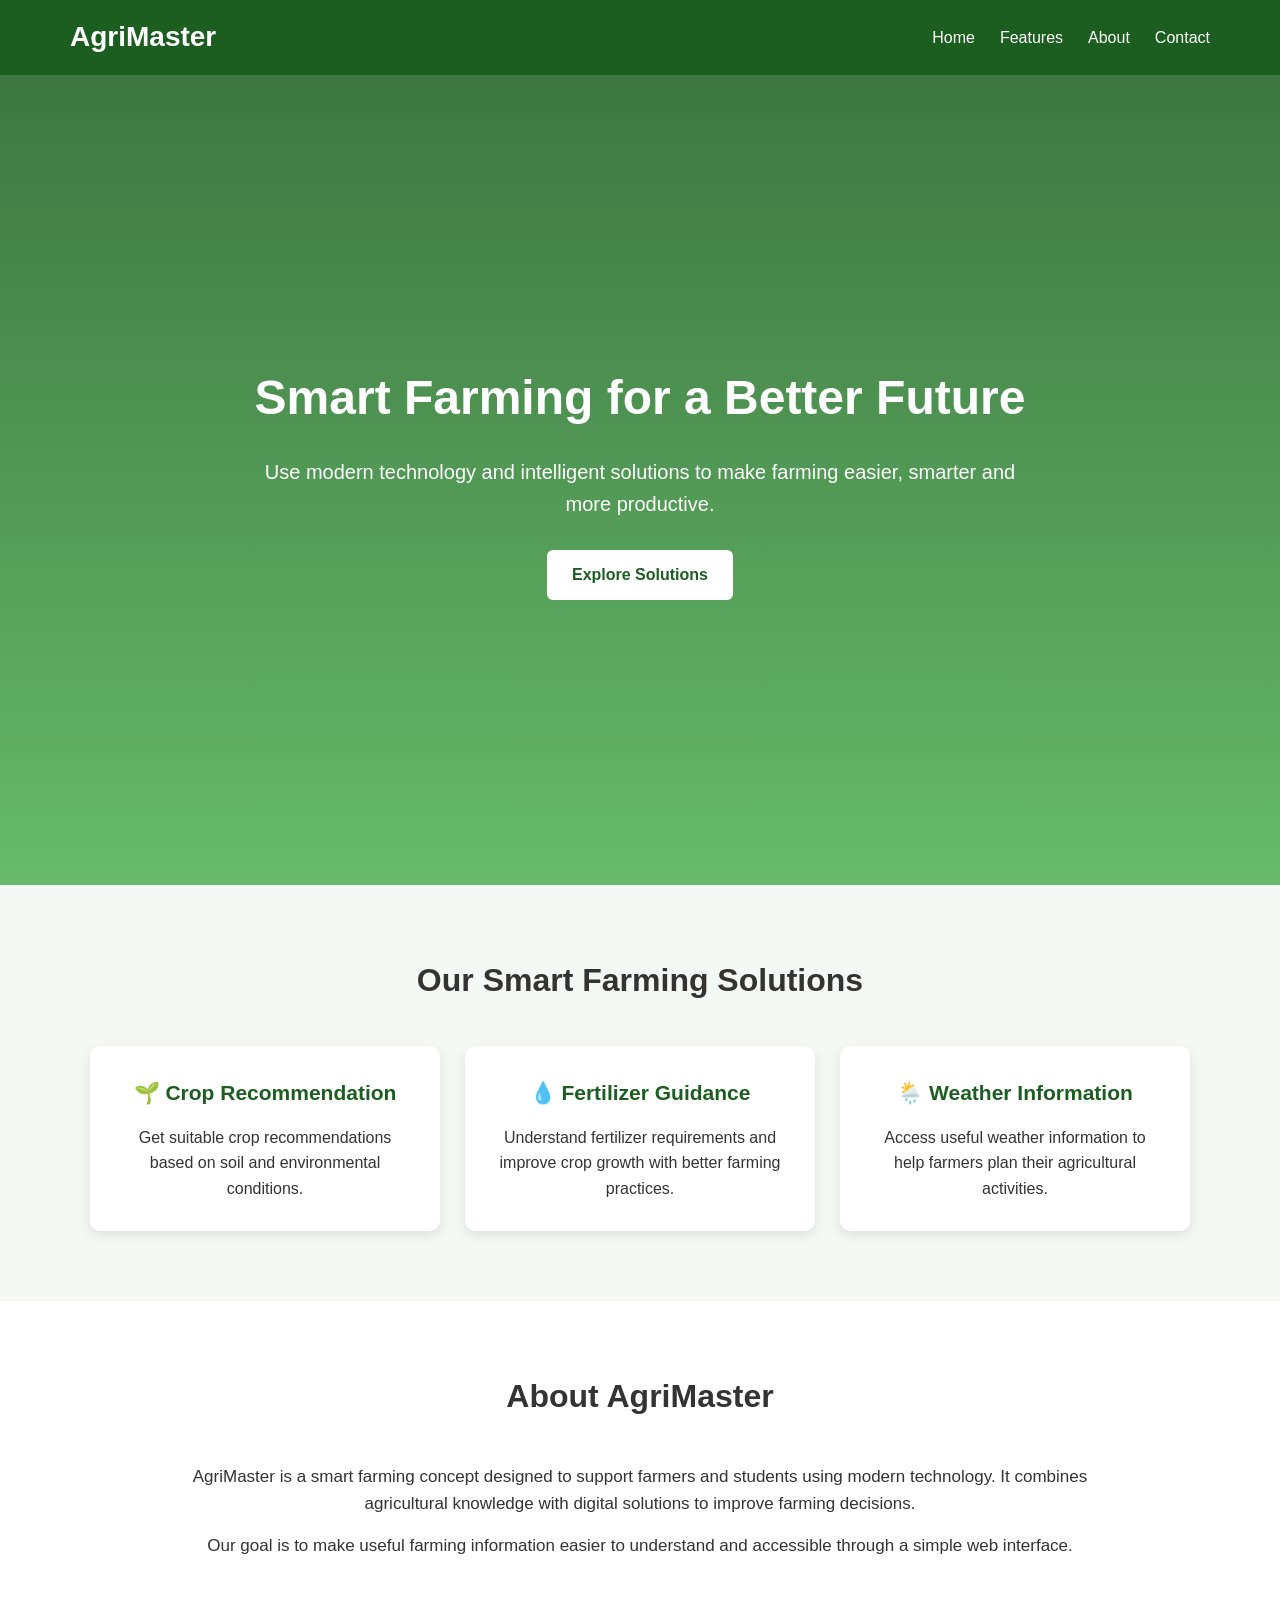
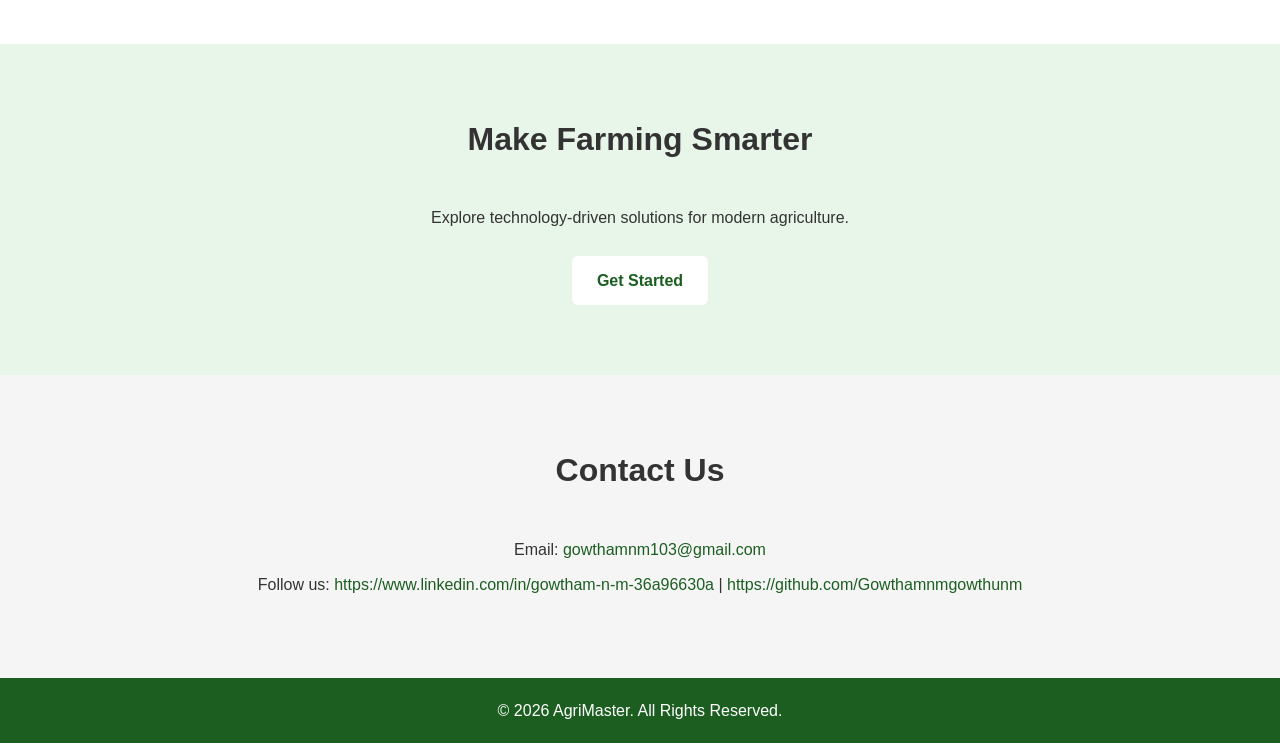
<file: WebDev-L1-LandingPage/index.html>
<!DOCTYPE html>
<html lang="en">
<head>
    <meta charset="UTF-8">
    <meta name="viewport" content="width=device-width, initial-scale=1.0">
    <title>AgriMaster - Smart Farming Solutions</title>
    <link rel="stylesheet" href="style.css">
</head>

<body>

    <!-- Navigation -->
    <header>
        <nav class="navbar">
            <div class="logo">AgriMaster</div>

            <ul class="nav-links">
                <li><a href="#home">Home</a></li>
                <li><a href="#features">Features</a></li>
                <li><a href="#about">About</a></li>
                <li><a href="#contact">Contact</a></li>
            </ul>
        </nav>
    </header>

    <!-- Hero Section -->
    <section id="home" class="hero">
        <div class="hero-content">
            <h1>Smart Farming for a Better Future</h1>

            <p>
                Use modern technology and intelligent solutions
                to make farming easier, smarter and more productive.
            </p>

            <a href="#features" class="btn">Explore Solutions</a>
        </div>
    </section>

    <!-- Features Section -->
    <section id="features" class="features">
        <h2>Our Smart Farming Solutions</h2>

        <div class="feature-container">

            <div class="feature-card">
                <h3>🌱 Crop Recommendation</h3>
                <p>
                    Get suitable crop recommendations based on
                    soil and environmental conditions.
                </p>
            </div>

            <div class="feature-card">
                <h3>💧 Fertilizer Guidance</h3>
                <p>
                    Understand fertilizer requirements and improve
                    crop growth with better farming practices.
                </p>
            </div>

            <div class="feature-card">
                <h3>🌦️ Weather Information</h3>
                <p>
                    Access useful weather information to help
                    farmers plan their agricultural activities.
                </p>
            </div>

        </div>
    </section>

    <!-- About Section -->
    <section id="about" class="about">
        <div class="about-content">
            <h2>About AgriMaster</h2>

            <p>
                AgriMaster is a smart farming concept designed to
                support farmers and students using modern technology.
                It combines agricultural knowledge with digital
                solutions to improve farming decisions.
            </p>

            <p>
                Our goal is to make useful farming information
                easier to understand and accessible through a
                simple web interface.
            </p>
        </div>
    </section>

    <!-- Call To Action -->
    <section class="cta">
        <h2>Make Farming Smarter</h2>
        <p>Explore technology-driven solutions for modern agriculture.</p>
        <a href="#contact" class="btn">Get Started</a>
    </section>

    <!-- Contact Section -->
    <section id="contact" class="contact">
        <h2>Contact Us</h2>

        <p>
            Email:
            <a href="mailto:example@email.com">
                gowthamnm103@gmail.com
            </a>
        </p>

        <p>
            Follow us:
            <a href="#">https://www.linkedin.com/in/gowtham-n-m-36a96630a </a> |
            <a href="#">https://github.com/Gowthamnmgowthunm</a>
        </p>
    </section>

    <!-- Footer -->
    <footer>
        <p>© 2026 AgriMaster. All Rights Reserved.</p>
    </footer>

</body>
</html>
</file>
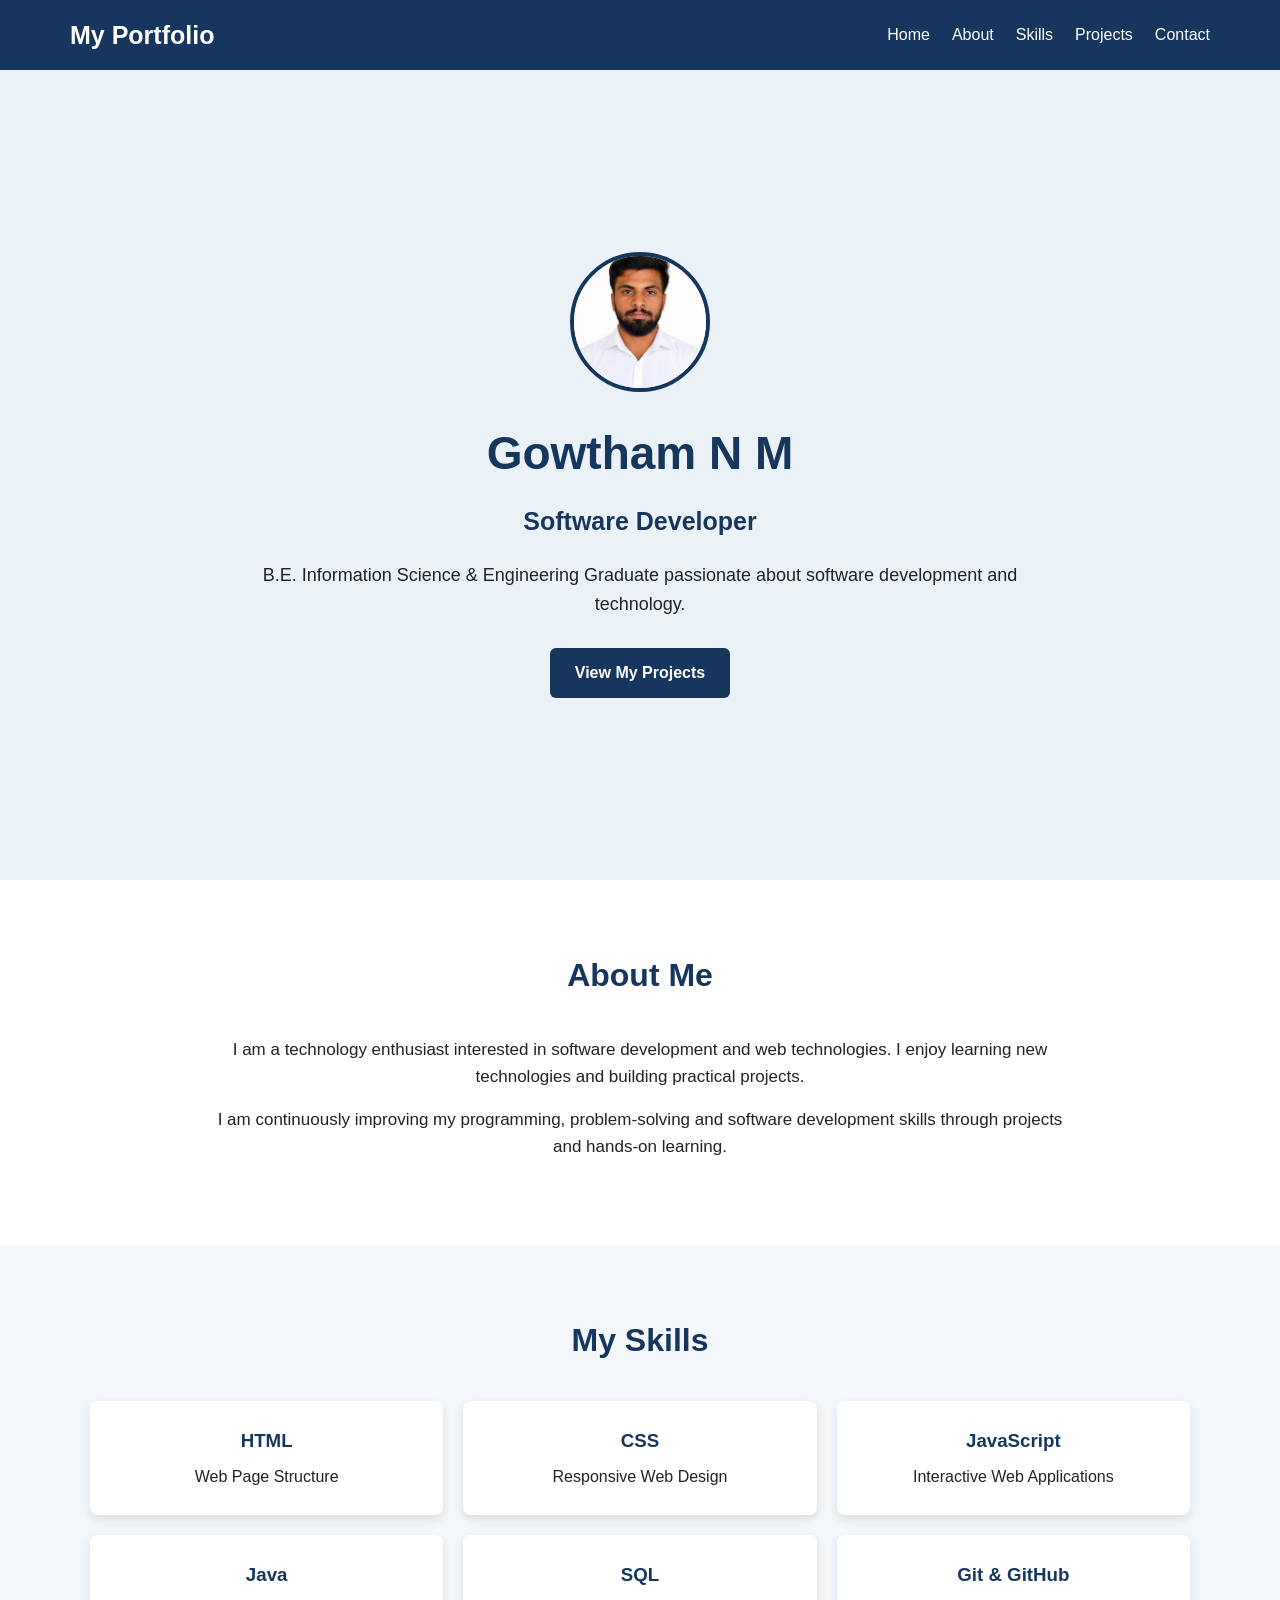
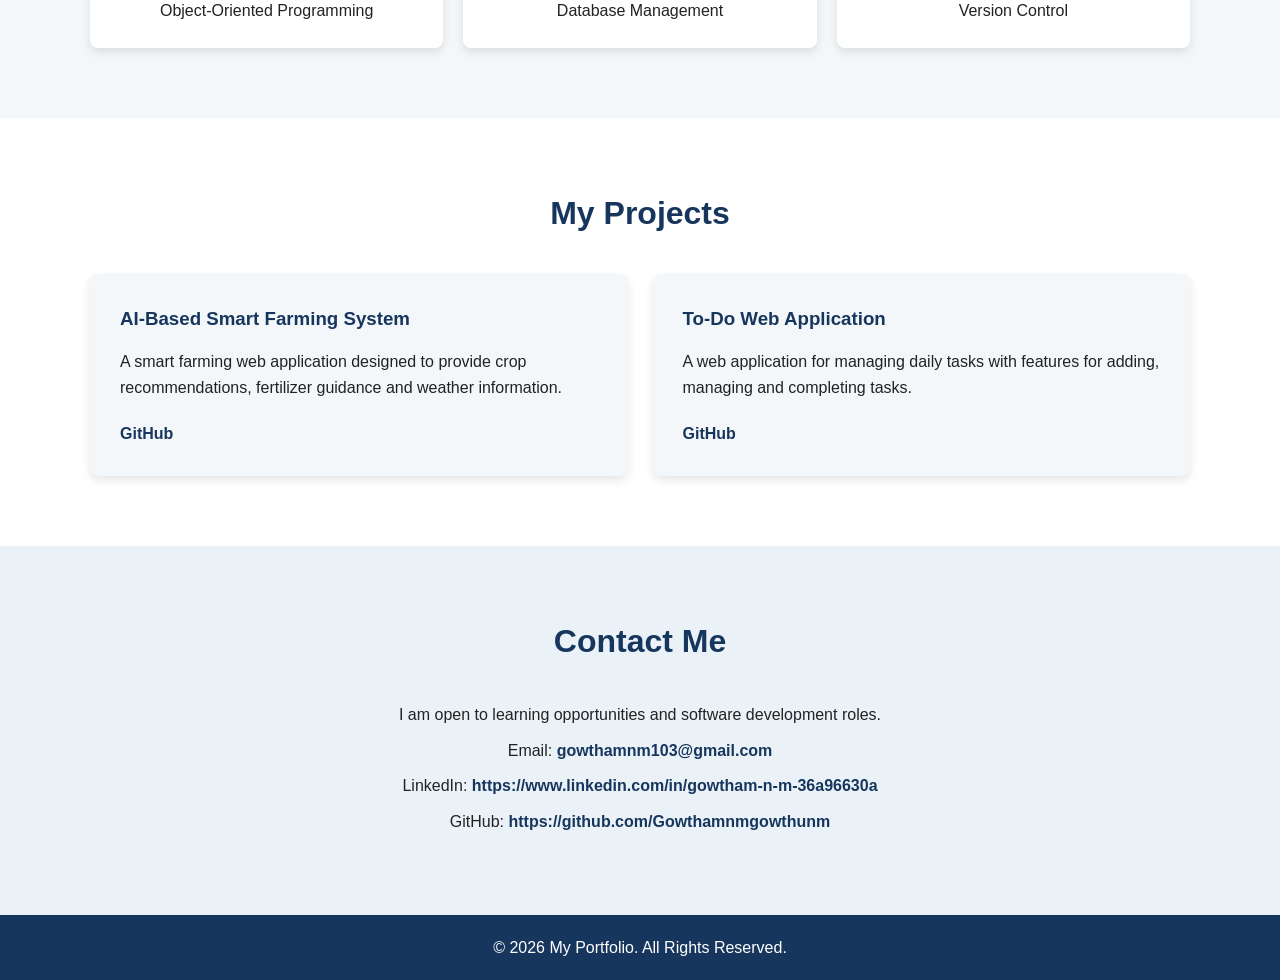
<file: WebDev-L1-PersonalPortfolio/index.html>
<!DOCTYPE html>
<html lang="en">
<head>
    <meta charset="UTF-8">
    <meta name="viewport" content="width=device-width, initial-scale=1.0">
    <title>My Portfolio</title>
    <link rel="stylesheet" href="style.css">
</head>

<body>

    <!-- Navigation -->
    <header>
        <nav class="navbar">
            <div class="logo">My Portfolio</div>

            <ul class="nav-links">
                <li><a href="#home">Home</a></li>
                <li><a href="#about">About</a></li>
                <li><a href="#skills">Skills</a></li>
                <li><a href="#projects">Projects</a></li>
                <li><a href="#contact">Contact</a></li>
            </ul>
        </nav>
    </header>

    <!-- Hero Section -->
    <section id="home" class="hero">
        <div class="hero-content">

            <div class="profile-photo">
    <img src="profile.png.jpeg" >
</div>
            <h1>Gowtham N M</h1>

            <h2>Software Developer</h2>

            <p>
                B.E. Information Science & Engineering Graduate
                passionate about software development and technology.
            </p>

            <a href="#projects" class="btn">View My Projects</a>

        </div>
    </section>

    <!-- About Section -->
    <section id="about" class="about">
        <div class="container">

            <h2>About Me</h2>

            <p>
                I am a technology enthusiast interested in software
                development and web technologies. I enjoy learning
                new technologies and building practical projects.
            </p>

            <p>
                I am continuously improving my programming, problem-solving
                and software development skills through projects and
                hands-on learning.
            </p>

        </div>
    </section>

    <!-- Skills Section -->
    <section id="skills" class="skills">

        <div class="container">

            <h2>My Skills</h2>

            <div class="skills-grid">

                <div class="skill-card">
                    <h3>HTML</h3>
                    <p>Web Page Structure</p>
                </div>

                <div class="skill-card">
                    <h3>CSS</h3>
                    <p>Responsive Web Design</p>
                </div>

                <div class="skill-card">
                    <h3>JavaScript</h3>
                    <p>Interactive Web Applications</p>
                </div>

                <div class="skill-card">
                    <h3>Java</h3>
                    <p>Object-Oriented Programming</p>
                </div>

                <div class="skill-card">
                    <h3>SQL</h3>
                    <p>Database Management</p>
                </div>

                <div class="skill-card">
                    <h3>Git & GitHub</h3>
                    <p>Version Control</p>
                </div>

            </div>

        </div>

    </section>

    <!-- Projects Section -->
    <section id="projects" class="projects">

        <div class="container">

            <h2>My Projects</h2>

            <div class="project-grid">

                <div class="project-card">
                    <h3>AI-Based Smart Farming System</h3>

                    <p>
                        A smart farming web application designed to provide
                        crop recommendations, fertilizer guidance and
                        weather information.
                    </p>

                    <a href="#" class="project-link">
                        GitHub
                    </a>
                </div>

                <div class="project-card">
                    <h3>To-Do Web Application</h3>

                    <p>
                        A web application for managing daily tasks with
                        features for adding, managing and completing tasks.
                    </p>

                    <a href="#" class="project-link">
                        GitHub
                    </a>
                </div>

            </div>

        </div>

    </section>

    <!-- Contact Section -->
    <section id="contact" class="contact">

        <div class="container">

            <h2>Contact Me</h2>

            <p>
                I am open to learning opportunities and software
                development roles.
            </p>

            <p>
                Email:
                <a href="mailto:your-email@example.com">
                    gowthamnm103@gmail.com
                </a>
            </p>

            <p>
                LinkedIn:
                <a href="#" target="_blank">
                    https://www.linkedin.com/in/gowtham-n-m-36a96630a 
                </a>
            </p>

            <p>
                GitHub:
                <a href="#" target="_blank">
                    https://github.com/Gowthamnmgowthunm
                </a>
            </p>

        </div>

    </section>

    <!-- Footer -->
    <footer>
        <p>© 2026 My Portfolio. All Rights Reserved.</p>
    </footer>

</body>
</html>
</file>
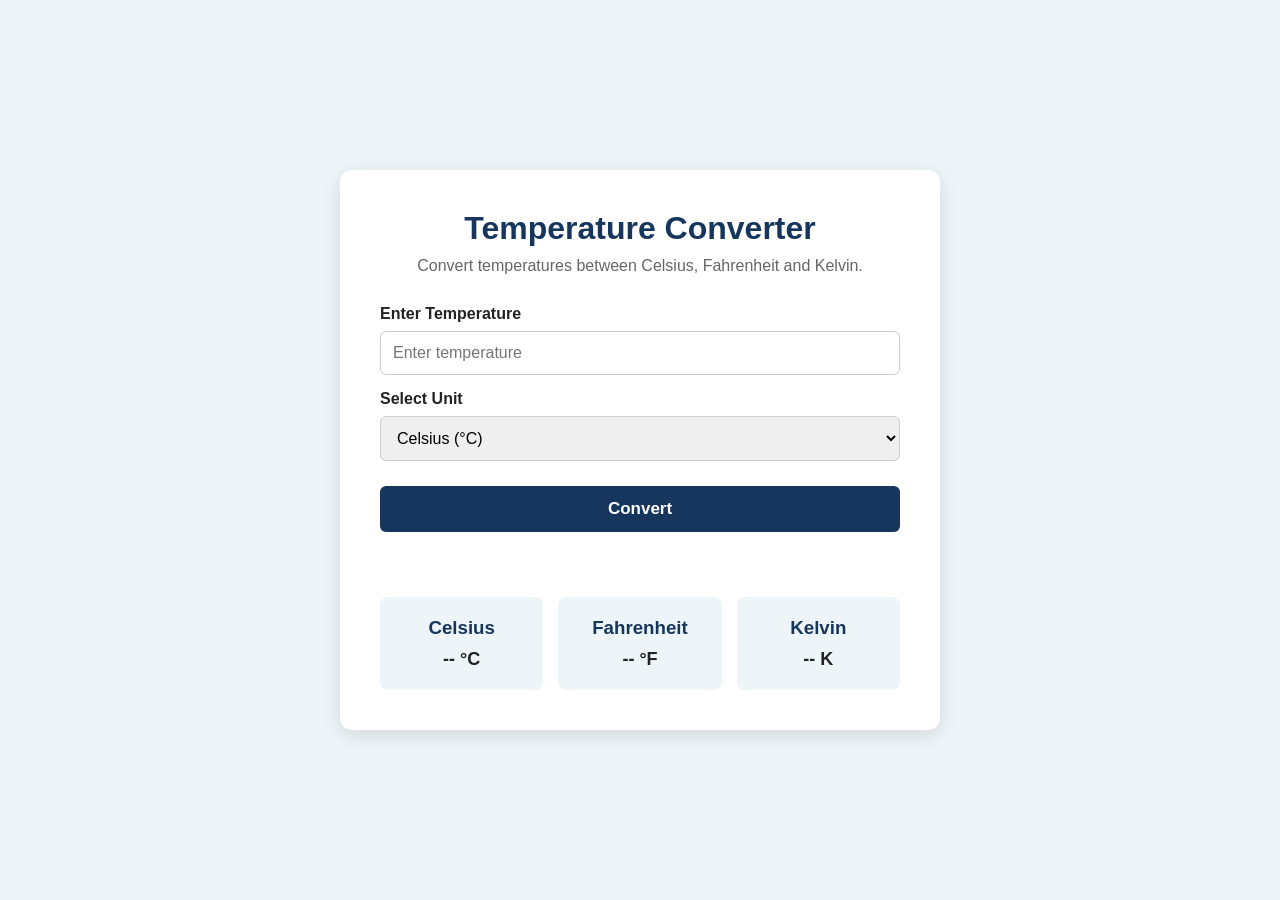
<file: WebDev-L1-TemperatureConverter/index.html>
<!DOCTYPE html>
<html lang="en">
<head>
    <meta charset="UTF-8">
    <meta name="viewport" content="width=device-width, initial-scale=1.0">
    <title>Temperature Converter</title>
    <link rel="stylesheet" href="style.css">
</head>

<body>

    <div class="container">

        <div class="converter-card">

            <h1>Temperature Converter</h1>

            <p class="subtitle">
                Convert temperatures between Celsius, Fahrenheit and Kelvin.
            </p>

            <label for="temperature">Enter Temperature</label>

            <input
                type="number"
                id="temperature"
                placeholder="Enter temperature"
                step="any"
            >

            <label for="unit">Select Unit</label>

            <select id="unit">
                <option value="C">Celsius (°C)</option>
                <option value="F">Fahrenheit (°F)</option>
                <option value="K">Kelvin (K)</option>
            </select>

            <button id="convertBtn">Convert</button>

            <div id="errorMessage" class="error"></div>

            <div class="results">

                <div class="result-card">
                    <h3>Celsius</h3>
                    <p id="celsiusResult">-- °C</p>
                </div>

                <div class="result-card">
                    <h3>Fahrenheit</h3>
                    <p id="fahrenheitResult">-- °F</p>
                </div>

                <div class="result-card">
                    <h3>Kelvin</h3>
                    <p id="kelvinResult">-- K</p>
                </div>

            </div>

        </div>

    </div>

    <script src="script.js"></script>

</body>
</html>
</file>
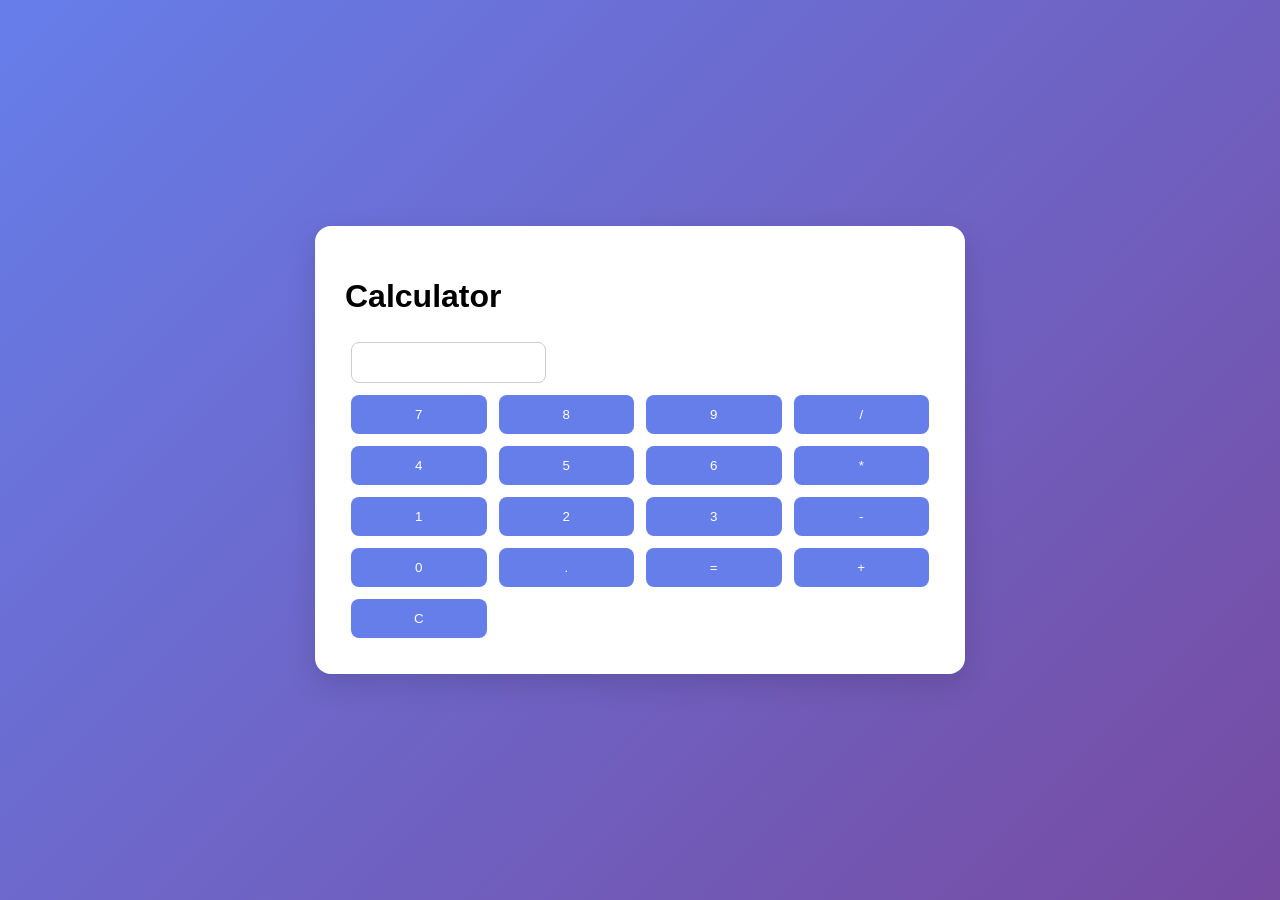
<file: WebDev-L2-Calculator/index.html>
<!DOCTYPE html><html><head><meta charset="UTF-8"><meta name="viewport" content="width=device-width,initial-scale=1"><title>Calculator</title><link rel="stylesheet" href="style.css"></head><body><main><h1>Calculator</h1><input id="display" readonly><div class="grid"><button onclick="press("7")">7</button><button onclick="press("8")">8</button><button onclick="press("9")">9</button><button onclick="press("/")">/</button><button onclick="press("4")">4</button><button onclick="press("5")">5</button><button onclick="press("6")">6</button><button onclick="press("*")">*</button><button onclick="press("1")">1</button><button onclick="press("2")">2</button><button onclick="press("3")">3</button><button onclick="press("-")">-</button><button onclick="press("0")">0</button><button onclick="press(".")">.</button><button onclick="press("=")">=</button><button onclick="press("+")">+</button><button onclick="press("C")">C</button></div></main><script src="script.js"></script></body></html>
</file>
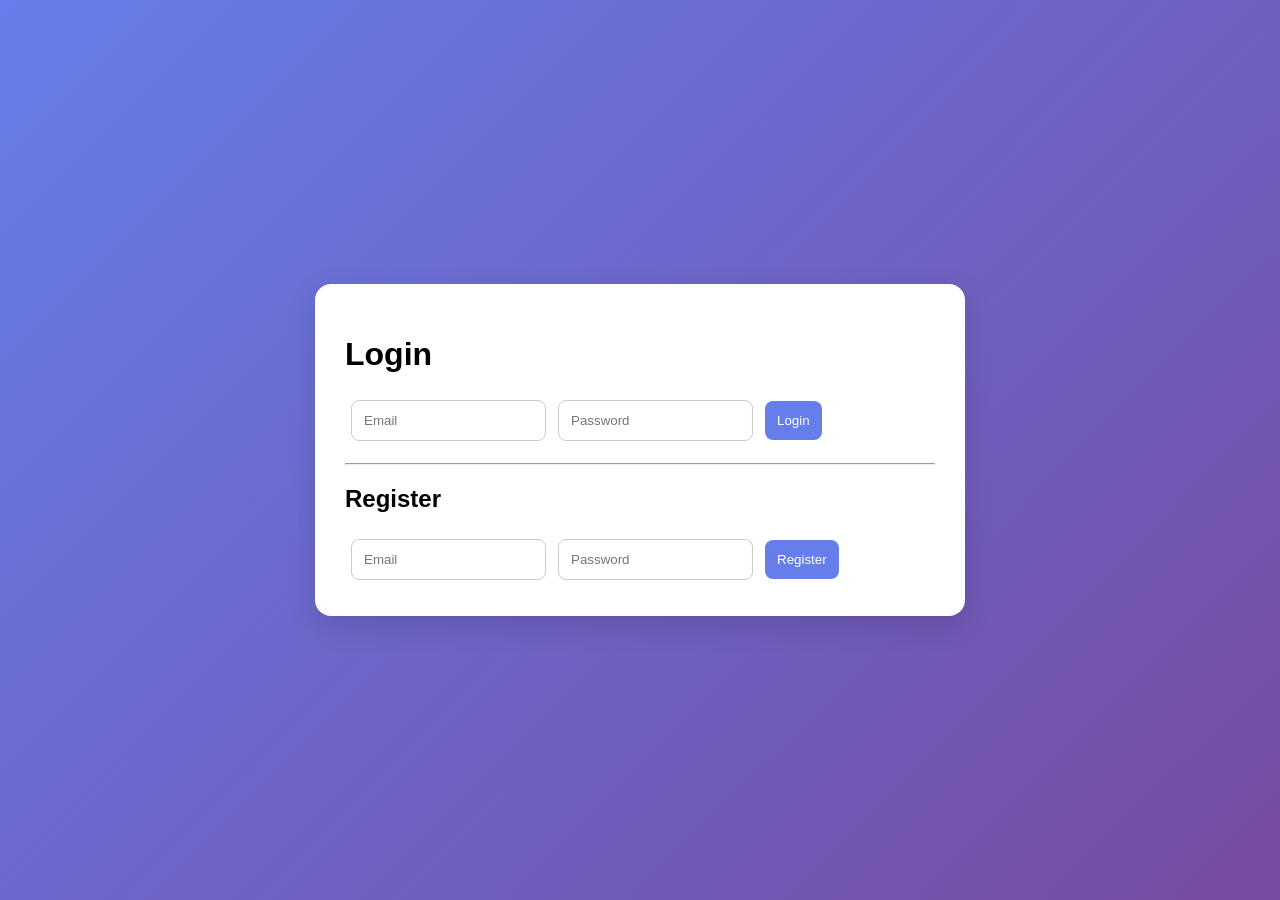
<file: WebDev-L2-LoginAuthentication/index.html>
<!DOCTYPE html><html><head><meta charset="UTF-8"><meta name="viewport" content="width=device-width,initial-scale=1"><title>Login Authentication</title><link rel="stylesheet" href="style.css"></head><body><main><h1>Login</h1><input id="email" type="email" placeholder="Email"><input id="password" type="password" placeholder="Password"><button onclick="login()">Login</button><p id="msg"></p><hr><h2>Register</h2><input id="newEmail" type="email" placeholder="Email"><input id="newPassword" type="password" placeholder="Password"><button onclick="register()">Register</button></main><script src="script.js"></script></body></html>
</file>
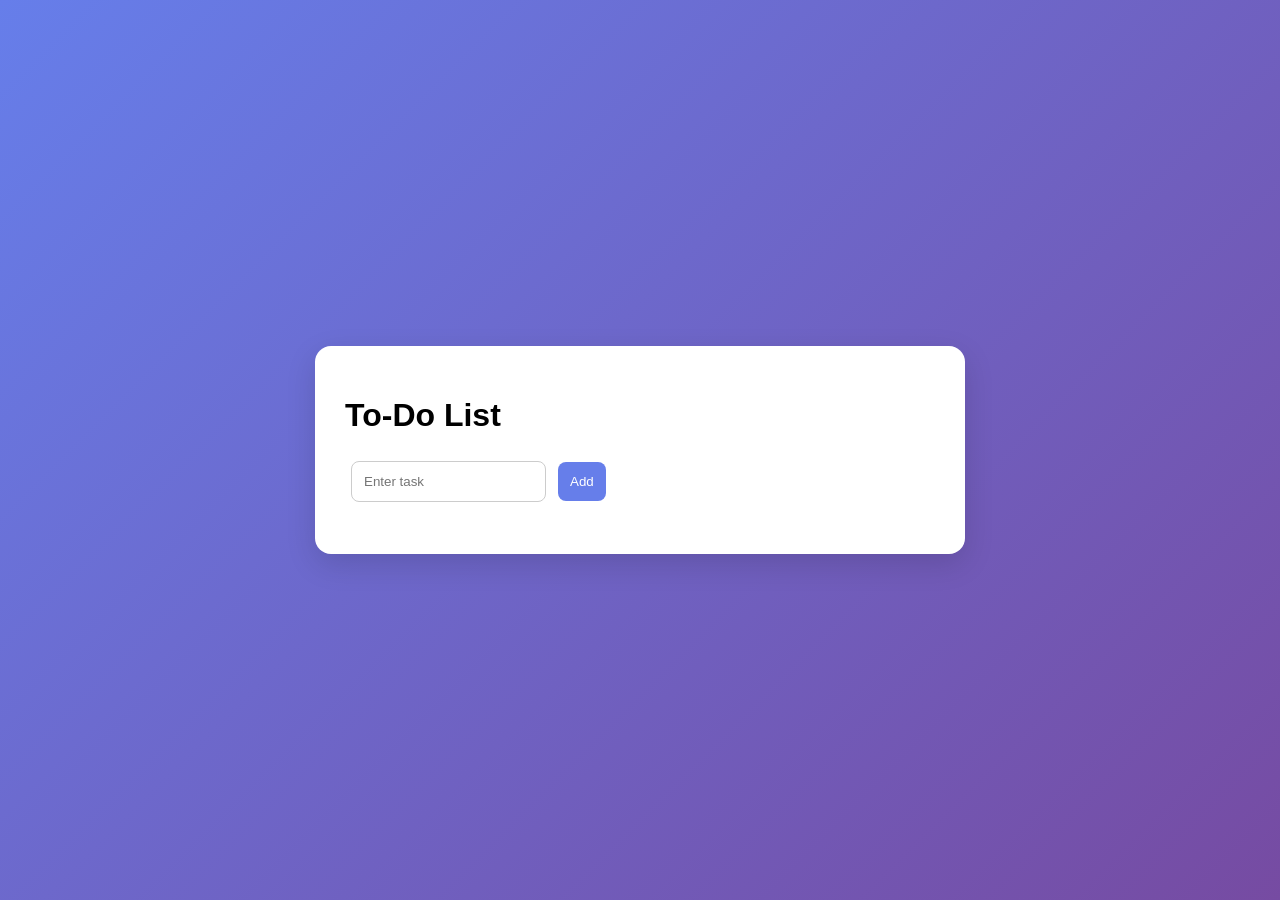
<file: WebDev-L2-ToDoWebApp/index.html>
<!DOCTYPE html><html><head><meta charset="UTF-8"><meta name="viewport" content="width=device-width,initial-scale=1"><title>To-Do Web App</title><link rel="stylesheet" href="style.css"></head><body><main><h1>To-Do List</h1><input id="task" placeholder="Enter task"><button onclick="add()">Add</button><ul id="list"></ul></main><script src="script.js"></script></body></html>
</file>
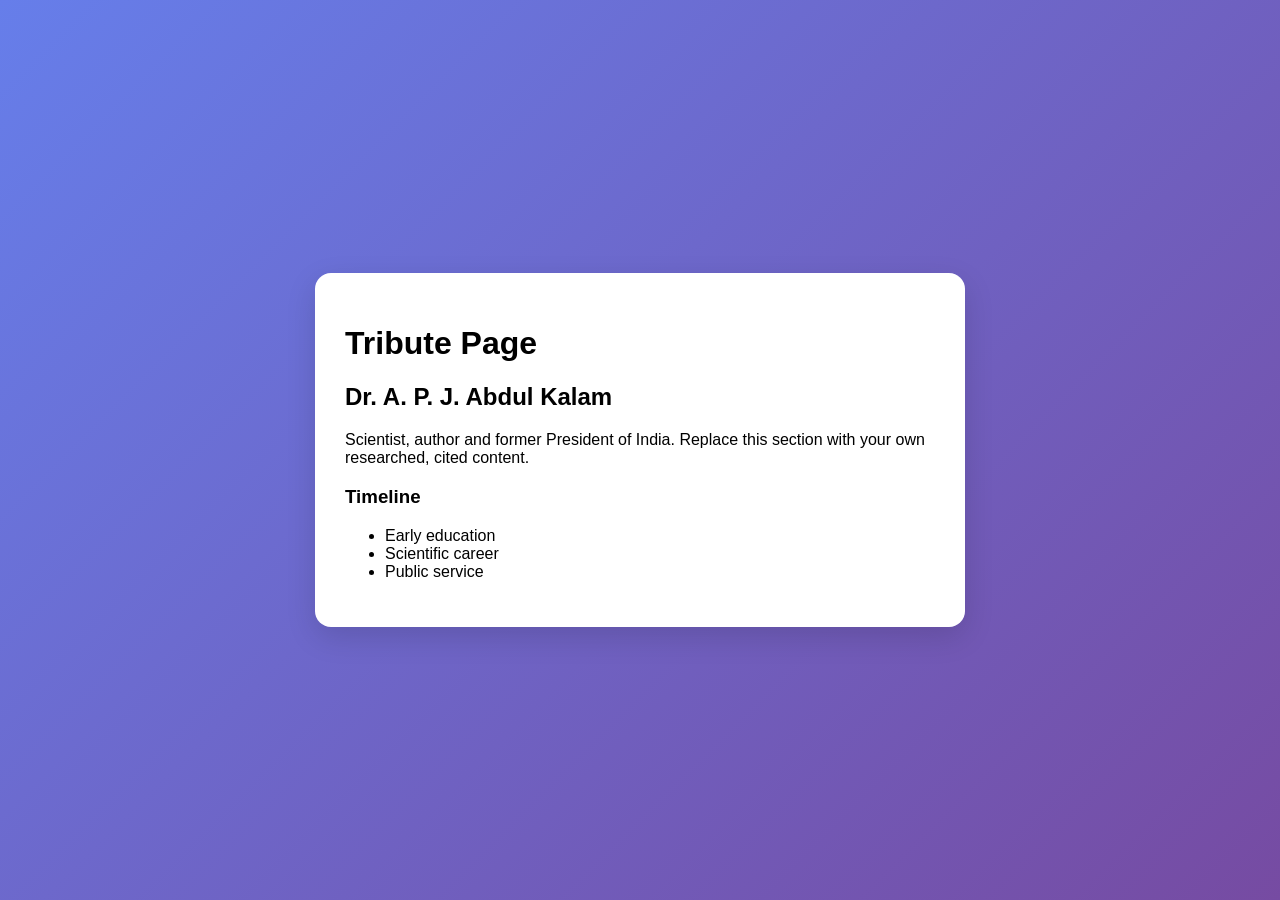
<file: WebDev-L2-TributePage/index.html>
<!DOCTYPE html><html><head><meta charset="UTF-8"><meta name="viewport" content="width=device-width,initial-scale=1"><title>Tribute Page</title><link rel="stylesheet" href="style.css"></head><body><main><h1>Tribute Page</h1><h2>Dr. A. P. J. Abdul Kalam</h2><p>Scientist, author and former President of India. Replace this section with your own researched, cited content.</p><h3>Timeline</h3><ul><li>Early education</li><li>Scientific career</li><li>Public service</li></ul></main></body></html>
</file>
<file: WebDev-L1-LandingPage/style.css>
/* General Reset */
* {
    margin: 0;
    padding: 0;
    box-sizing: border-box;
}

html {
    scroll-behavior: smooth;
}

body {
    font-family: Arial, sans-serif;
    line-height: 1.6;
    color: #333;
    background: #ffffff;
}

/* Navigation */
header {
    position: sticky;
    top: 0;
    z-index: 1000;
    background: #1b5e20;
}

.navbar {
    max-width: 1200px;
    margin: auto;
    padding: 15px 30px;
    display: flex;
    justify-content: space-between;
    align-items: center;
}

.logo {
    color: white;
    font-size: 28px;
    font-weight: bold;
}

.nav-links {
    list-style: none;
    display: flex;
    gap: 25px;
}

.nav-links a {
    color: white;
    text-decoration: none;
    font-size: 16px;
}

.nav-links a:hover {
    text-decoration: underline;
}

/* Hero Section */
.hero {
    min-height: 90vh;
    display: flex;
    justify-content: center;
    align-items: center;
    text-align: center;
    padding: 60px 20px;
    background: linear-gradient(
        rgba(27, 94, 32, 0.85),
        rgba(76, 175, 80, 0.85)
    );
}

.hero-content {
    max-width: 800px;
    color: white;
}

.hero h1 {
    font-size: 48px;
    margin-bottom: 20px;
}

.hero p {
    font-size: 20px;
    margin-bottom: 30px;
}

/* Buttons */
.btn {
    display: inline-block;
    padding: 12px 25px;
    background: white;
    color: #1b5e20;
    text-decoration: none;
    border-radius: 6px;
    font-weight: bold;
}

.btn:hover {
    background: #e8f5e9;
}

/* Common Section */
section {
    padding: 70px 20px;
}

section h2 {
    text-align: center;
    font-size: 32px;
    margin-bottom: 40px;
}

/* Features */
.features {
    background: #f5f9f5;
}

.feature-container {
    max-width: 1100px;
    margin: auto;
    display: grid;
    grid-template-columns: repeat(3, 1fr);
    gap: 25px;
}

.feature-card {
    background: white;
    padding: 30px;
    border-radius: 10px;
    text-align: center;
    box-shadow: 0 4px 12px rgba(0, 0, 0, 0.1);
}

.feature-card h3 {
    margin-bottom: 15px;
    color: #1b5e20;
    font-size: 21px;
}

/* About */
.about {
    background: white;
}

.about-content {
    max-width: 900px;
    margin: auto;
    text-align: center;
}

.about-content p {
    margin-bottom: 15px;
    font-size: 17px;
}

/* Call To Action */
.cta {
    text-align: center;
    background: #e8f5e9;
}

.cta p {
    margin-bottom: 25px;
}

/* Contact */
.contact {
    text-align: center;
    background: #f5f5f5;
}

.contact p {
    margin: 10px 0;
}

.contact a {
    color: #1b5e20;
    text-decoration: none;
}

.contact a:hover {
    text-decoration: underline;
}

/* Footer */
footer {
    text-align: center;
    padding: 20px;
    background: #1b5e20;
    color: white;
}

/* Responsive Design */
@media (max-width: 768px) {

    .navbar {
        flex-direction: column;
        gap: 15px;
    }

    .nav-links {
        gap: 15px;
        flex-wrap: wrap;
        justify-content: center;
    }

    .hero h1 {
        font-size: 36px;
    }

    .hero p {
        font-size: 18px;
    }

    .feature-container {
        grid-template-columns: 1fr;
    }

    section h2 {
        font-size: 28px;
    }
}
</file>
<file: WebDev-L1-PersonalPortfolio/style.css>
/* Reset */
* {
    margin: 0;
    padding: 0;
    box-sizing: border-box;
}

html {
    scroll-behavior: smooth;
}

body {
    font-family: Arial, sans-serif;
    line-height: 1.6;
    color: #222;
    background: #ffffff;
}

/* Navigation */
header {
    position: sticky;
    top: 0;
    z-index: 1000;
    background: #17365d;
}

.navbar {
    max-width: 1200px;
    margin: auto;
    padding: 15px 30px;

    display: flex;
    justify-content: space-between;
    align-items: center;
}

.logo {
    color: white;
    font-size: 25px;
    font-weight: bold;
}

.nav-links {
    list-style: none;
    display: flex;
    gap: 22px;
}

.nav-links a {
    color: white;
    text-decoration: none;
    font-size: 16px;
}

.nav-links a:hover {
    text-decoration: underline;
}

/* Hero */
.hero {
    min-height: 90vh;
    padding: 70px 20px;

    display: flex;
    justify-content: center;
    align-items: center;

    text-align: center;
    background: #eaf2f8;
}

.hero-content {
    max-width: 800px;
}

.profile-photo {
    width: 140px;
    height: 140px;
    margin: 0 auto 25px;
    border-radius: 50%;
    overflow: hidden;
    border: 4px solid #17365d;
}

.profile-photo img {
    width: 100%;
    height: 100%;
    object-fit: cover;
    display: block;
}

.hero h1 {
    font-size: 46px;
    margin-bottom: 10px;
    color: #17365d;
}

.hero h2 {
    font-size: 25px;
    margin-bottom: 20px;
}

.hero p {
    font-size: 18px;
    margin-bottom: 30px;
}

/* Button */
.btn {
    display: inline-block;
    padding: 12px 25px;

    background: #17365d;
    color: white;

    text-decoration: none;
    border-radius: 6px;

    font-weight: bold;
}

.btn:hover {
    background: #0f2742;
}

/* Common Container */
.container {
    max-width: 1100px;
    margin: auto;
}

/* Common Section */
section {
    padding: 70px 20px;
}

section h2 {
    text-align: center;
    font-size: 32px;
    margin-bottom: 35px;
    color: #17365d;
}

/* About */
.about {
    background: white;
}

.about p {
    max-width: 850px;
    margin: 0 auto 15px;
    text-align: center;
    font-size: 17px;
}

/* Skills */
.skills {
    background: #f4f7fa;
}

.skills-grid {
    display: grid;
    grid-template-columns: repeat(3, 1fr);
    gap: 20px;
}

.skill-card {
    background: white;
    padding: 25px;

    text-align: center;
    border-radius: 8px;

    box-shadow: 0 4px 10px rgba(0, 0, 0, 0.1);
}

.skill-card h3 {
    color: #17365d;
    margin-bottom: 8px;
}

/* Projects */
.projects {
    background: white;
}

.project-grid {
    display: grid;
    grid-template-columns: repeat(2, 1fr);
    gap: 25px;
}

.project-card {
    padding: 30px;

    background: #f4f7fa;
    border-radius: 8px;

    box-shadow: 0 4px 10px rgba(0, 0, 0, 0.1);
}

.project-card h3 {
    color: #17365d;
    margin-bottom: 15px;
}

.project-card p {
    margin-bottom: 20px;
}

.project-link {
    color: #17365d;
    font-weight: bold;
    text-decoration: none;
}

.project-link:hover {
    text-decoration: underline;
}

/* Contact */
.contact {
    background: #eaf2f8;
    text-align: center;
}

.contact p {
    margin: 10px 0;
}

.contact a {
    color: #17365d;
    text-decoration: none;
    font-weight: bold;
}

/* Footer */
footer {
    background: #17365d;
    color: white;

    text-align: center;
    padding: 20px;
}

/* Responsive Design */
@media (max-width: 768px) {

    .navbar {
        flex-direction: column;
        gap: 15px;
    }

    .nav-links {
        flex-wrap: wrap;
        justify-content: center;
        gap: 12px;
    }

    .hero h1 {
        font-size: 36px;
    }

    .hero h2 {
        font-size: 22px;
    }

    .skills-grid {
        grid-template-columns: 1fr;
    }

    .project-grid {
        grid-template-columns: 1fr;
    }
}
</file>
<file: WebDev-L1-TemperatureConverter/style.css>
* {
    margin: 0;
    padding: 0;
    box-sizing: border-box;
}

body {
    font-family: Arial, sans-serif;
    min-height: 100vh;

    display: flex;
    justify-content: center;
    align-items: center;

    background: #eef5f9;
    color: #222;
}

.container {
    width: 100%;
    padding: 20px;
}

.converter-card {
    max-width: 600px;
    margin: auto;

    background: white;
    padding: 40px;

    border-radius: 12px;

    box-shadow: 0 5px 20px rgba(0, 0, 0, 0.12);
}

h1 {
    text-align: center;
    margin-bottom: 10px;
    color: #17365d;
}

.subtitle {
    text-align: center;
    margin-bottom: 30px;
    color: #666;
}

label {
    display: block;
    margin-top: 15px;
    margin-bottom: 8px;
    font-weight: bold;
}

input,
select {
    width: 100%;
    padding: 12px;

    border: 1px solid #ccc;
    border-radius: 6px;

    font-size: 16px;
}

button {
    width: 100%;
    margin-top: 25px;

    padding: 13px;

    border: none;
    border-radius: 6px;

    background: #17365d;
    color: white;

    font-size: 17px;
    font-weight: bold;

    cursor: pointer;
}

button:hover {
    background: #0f2742;
}

.error {
    min-height: 25px;
    margin-top: 15px;

    text-align: center;

    font-weight: bold;
}

.results {
    display: grid;
    grid-template-columns: repeat(3, 1fr);
    gap: 15px;

    margin-top: 25px;
}

.result-card {
    padding: 20px;

    text-align: center;

    background: #eef5f9;
    border-radius: 8px;
}

.result-card h3 {
    color: #17365d;
    margin-bottom: 10px;
}

.result-card p {
    font-size: 18px;
    font-weight: bold;
}

/* Responsive Design */
@media (max-width: 600px) {

    .converter-card {
        padding: 25px;
    }

    .results {
        grid-template-columns: 1fr;
    }
}
</file>
<file: WebDev-L2-Calculator/style.css>
*{box-sizing:border-box}body{font-family:Arial,sans-serif;margin:0;min-height:100vh;display:grid;place-items:center;background:linear-gradient(135deg,#667eea,#764ba2);padding:20px}main{background:white;padding:30px;border-radius:16px;width:min(650px,100%);box-shadow:0 10px 30px #0002}input,select,button{padding:12px;margin:6px;border:1px solid #ccc;border-radius:8px}button{cursor:pointer;background:#667eea;color:white;border:0}.grid{display:grid;grid-template-columns:repeat(4,1fr)}header{background:white;padding:40px;width:100%;text-align:center}section{margin:20px 0}
</file>
<file: WebDev-L2-LoginAuthentication/style.css>
*{box-sizing:border-box}body{font-family:Arial,sans-serif;margin:0;min-height:100vh;display:grid;place-items:center;background:linear-gradient(135deg,#667eea,#764ba2);padding:20px}main{background:white;padding:30px;border-radius:16px;width:min(650px,100%);box-shadow:0 10px 30px #0002}input,select,button{padding:12px;margin:6px;border:1px solid #ccc;border-radius:8px}button{cursor:pointer;background:#667eea;color:white;border:0}.grid{display:grid;grid-template-columns:repeat(4,1fr)}header{background:white;padding:40px;width:100%;text-align:center}section{margin:20px 0}
</file>
<file: WebDev-L2-ToDoWebApp/style.css>
*{box-sizing:border-box}body{font-family:Arial,sans-serif;margin:0;min-height:100vh;display:grid;place-items:center;background:linear-gradient(135deg,#667eea,#764ba2);padding:20px}main{background:white;padding:30px;border-radius:16px;width:min(650px,100%);box-shadow:0 10px 30px #0002}input,select,button{padding:12px;margin:6px;border:1px solid #ccc;border-radius:8px}button{cursor:pointer;background:#667eea;color:white;border:0}.grid{display:grid;grid-template-columns:repeat(4,1fr)}header{background:white;padding:40px;width:100%;text-align:center}section{margin:20px 0}
</file>
<file: WebDev-L2-TributePage/style.css>
*{box-sizing:border-box}body{font-family:Arial,sans-serif;margin:0;min-height:100vh;display:grid;place-items:center;background:linear-gradient(135deg,#667eea,#764ba2);padding:20px}main{background:white;padding:30px;border-radius:16px;width:min(650px,100%);box-shadow:0 10px 30px #0002}input,select,button{padding:12px;margin:6px;border:1px solid #ccc;border-radius:8px}button{cursor:pointer;background:#667eea;color:white;border:0}.grid{display:grid;grid-template-columns:repeat(4,1fr)}header{background:white;padding:40px;width:100%;text-align:center}section{margin:20px 0}
</file>
